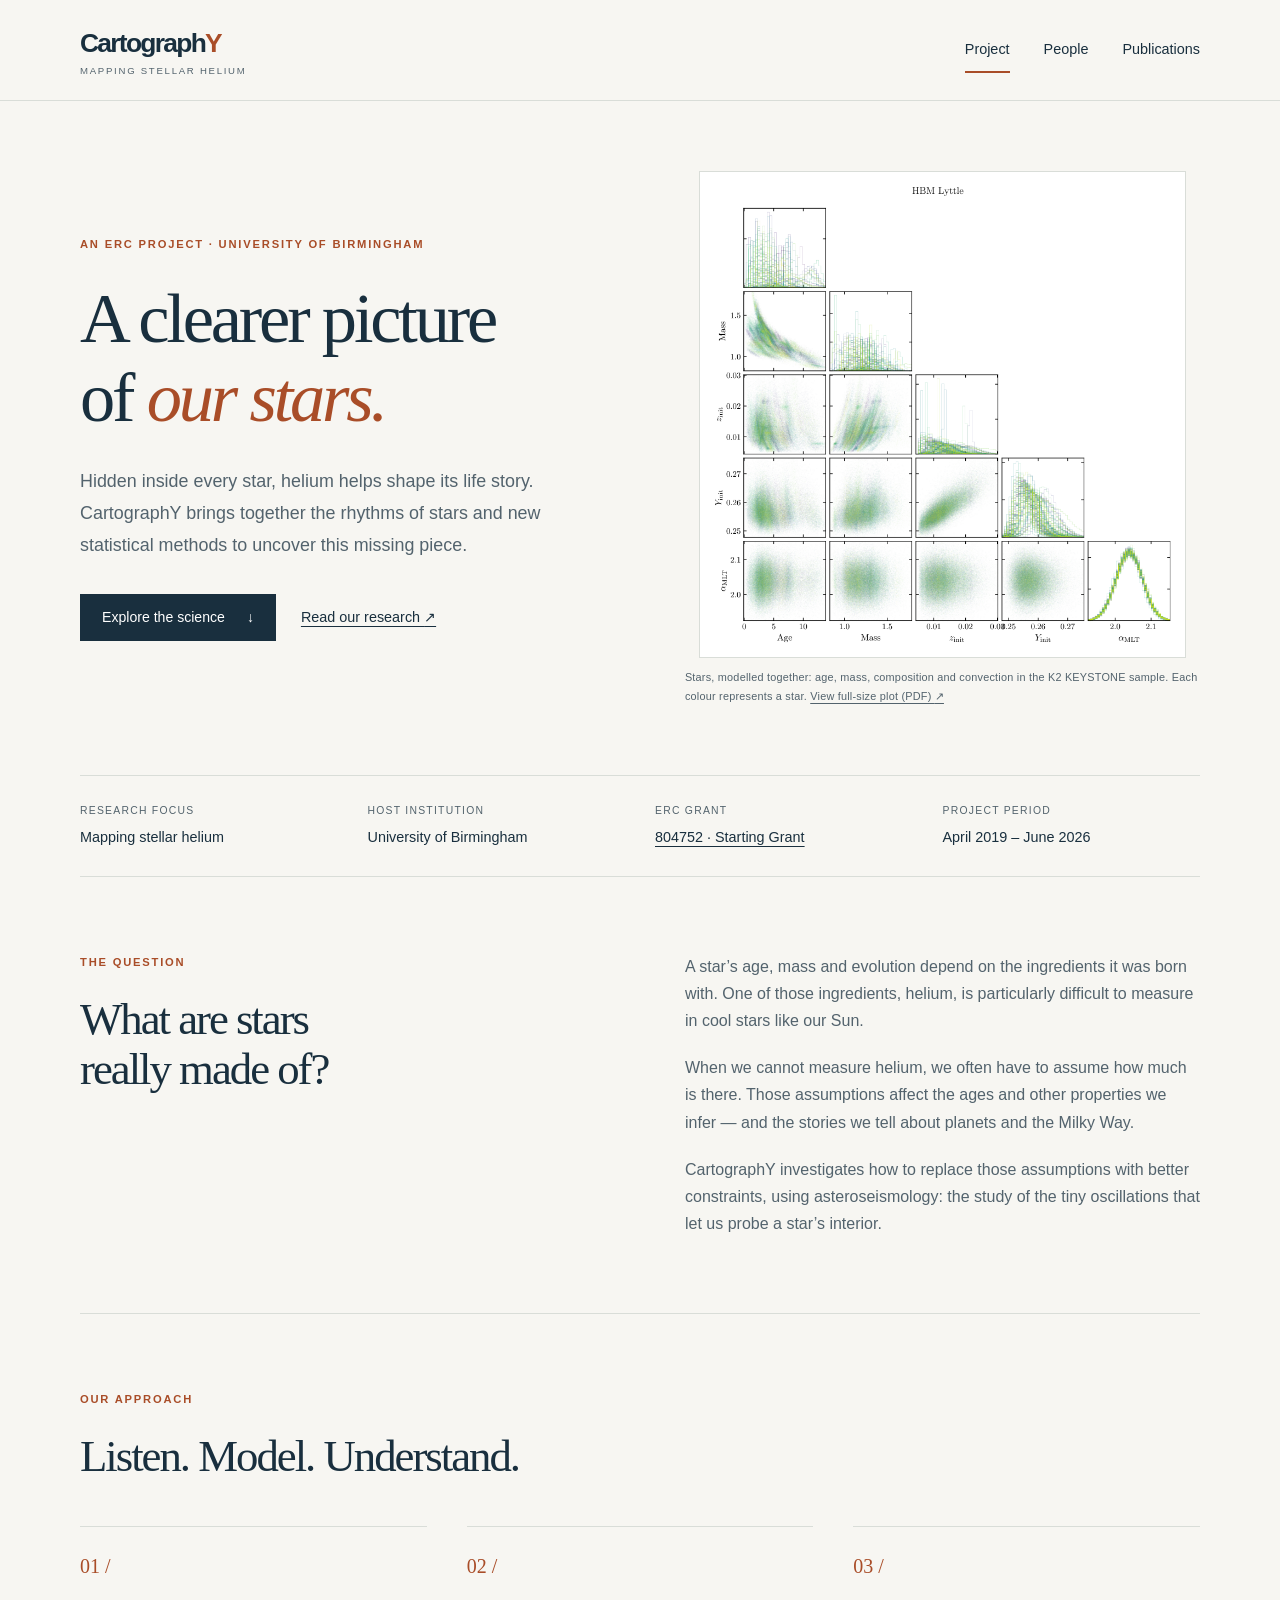
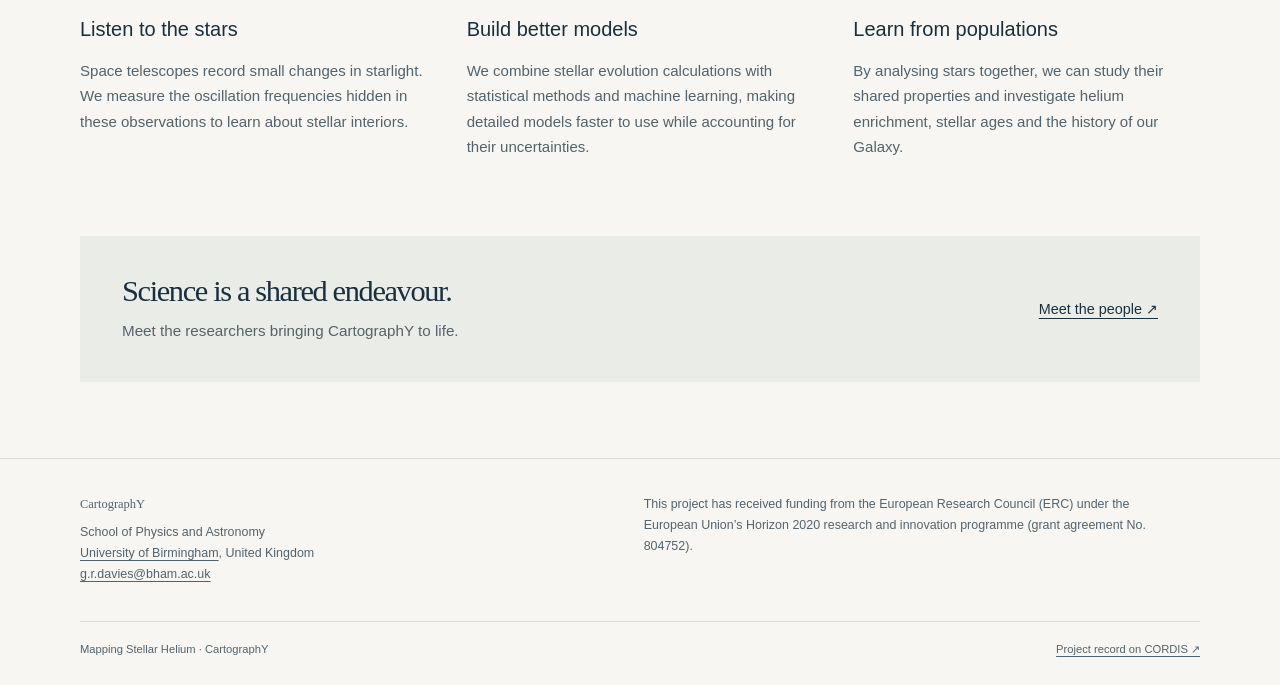
<file: index.html>
<!doctype html>
<html lang="en">
<head>
  <meta charset="utf-8">
  <meta name="viewport" content="width=device-width, initial-scale=1">
  <title>CartographY — Mapping Stellar Helium</title>
  <meta name="description" content="CartographY is an ERC-funded project at the University of Birmingham using stellar oscillations and statistical modelling to understand helium inside stars.">
  <meta name="theme-color" content="#132b3b">
  <link rel="icon" href="assets/favicon.svg" type="image/svg+xml">
  <link rel="stylesheet" href="assets/styles.css?v=5">
</head>
<body>
  <a class="skip-link" href="#main">Skip to content</a>
  <header class="site-header">
    <div class="container header-inner">
      <a class="brand" href="index.html" aria-label="CartographY home">Cartograph<span>Y</span><small>Mapping stellar helium</small></a>
      <nav aria-label="Main navigation"><a href="index.html" aria-current="page">Project</a><a href="people.html">People</a><a href="publications.html">Publications</a></nav>
    </div>
  </header>
  <main id="main" class="container">
    <section class="hero" aria-labelledby="hero-title">
      <div>
        <p class="eyebrow">An ERC project · University of Birmingham</p>
        <h1 id="hero-title">A clearer picture<br>of <em>our stars.</em></h1>
        <p class="lede">Hidden inside every star, helium helps shape its life story. CartographY brings together the rhythms of stars and new statistical methods to uncover this missing piece.</p>
        <div class="actions"><a class="button" href="#science">Explore the science <span aria-hidden="true">↓</span></a><a class="text-link" href="publications.html">Read our research <span aria-hidden="true">↗</span></a></div>
      </div>
      <figure class="star-figure">
        <a href="assets/posterior-corner-lyttle.pdf" aria-label="View the full-size stellar parameter plot (PDF)">
          <img src="assets/posterior-corner-lyttle.png" width="1682" height="1682" alt="Corner plot from the HBM Lyttle model showing linked constraints on stellar age, mass, initial metal and helium abundances, and convection. Each colour represents a star in the K2 KEYSTONE sample.">
        </a>
        <figcaption>Stars, modelled together: age, mass, composition and convection in the K2 KEYSTONE sample. Each colour represents a star. <a href="assets/posterior-corner-lyttle.pdf">View full-size plot (PDF) <span aria-hidden="true">↗</span></a></figcaption>
      </figure>
    </section>
    <dl class="fact-strip" aria-label="Project at a glance">
      <div><dt>Research focus</dt><dd>Mapping stellar helium</dd></div>
      <div><dt>Host institution</dt><dd>University of Birmingham</dd></div>
      <div><dt>ERC grant</dt><dd><a href="https://cordis.europa.eu/project/id/804752">804752 · Starting Grant</a></dd></div>
      <div><dt>Project period</dt><dd>April 2019 – June 2026</dd></div>
    </dl>
    <section id="science" class="section section-grid" aria-labelledby="science-title">
      <div class="section-title"><p class="eyebrow">The question</p><h2 id="science-title">What are stars<br>really made of?</h2></div>
      <div class="section-copy">
        <p>A star’s age, mass and evolution depend on the ingredients it was born with. One of those ingredients, helium, is particularly difficult to measure in cool stars like our Sun.</p>
        <p>When we cannot measure helium, we often have to assume how much is there. Those assumptions affect the ages and other properties we infer — and the stories we tell about planets and the Milky Way.</p>
        <p>CartographY investigates how to replace those assumptions with better constraints, using asteroseismology: the study of the tiny oscillations that let us probe a star’s interior.</p>
      </div>
    </section>
    <section class="section" aria-labelledby="approach-title">
      <p class="eyebrow">Our approach</p><h2 id="approach-title">Listen. Model. Understand.</h2>
      <ol class="research">
        <li><span class="number" aria-hidden="true">01 /</span><h3>Listen to the stars</h3><p>Space telescopes record small changes in starlight. We measure the oscillation frequencies hidden in these observations to learn about stellar interiors.</p></li>
        <li><span class="number" aria-hidden="true">02 /</span><h3>Build better models</h3><p>We combine stellar evolution calculations with statistical methods and machine learning, making detailed models faster to use while accounting for their uncertainties.</p></li>
        <li><span class="number" aria-hidden="true">03 /</span><h3>Learn from populations</h3><p>By analysing stars together, we can study their shared properties and investigate helium enrichment, stellar ages and the history of our Galaxy.</p></li>
      </ol>
    </section>
    <aside class="callout" aria-labelledby="people-link-title"><div><h2 id="people-link-title">Science is a shared endeavour.</h2><p>Meet the researchers bringing CartographY to life.</p></div><a class="text-link" href="people.html">Meet the people <span aria-hidden="true">↗</span></a></aside>
  </main>
  <footer class="site-footer">
    <div class="container">
      <div class="footer-top"><div><p class="footer-heading">CartographY</p><p>School of Physics and Astronomy<br><a href="https://www.birmingham.ac.uk/">University of Birmingham</a>, United Kingdom<br><a href="mailto:g.r.davies@bham.ac.uk">g.r.davies@bham.ac.uk</a></p></div><p class="funding">This project has received funding from the European Research Council (ERC) under the European Union’s Horizon 2020 research and innovation programme (grant agreement No. 804752).</p></div>
      <div class="footer-bottom"><span>Mapping Stellar Helium · CartographY</span><a href="https://cordis.europa.eu/project/id/804752">Project record on CORDIS <span aria-hidden="true">↗</span></a></div>
    </div>
  </footer>
</body>
</html>
</file>
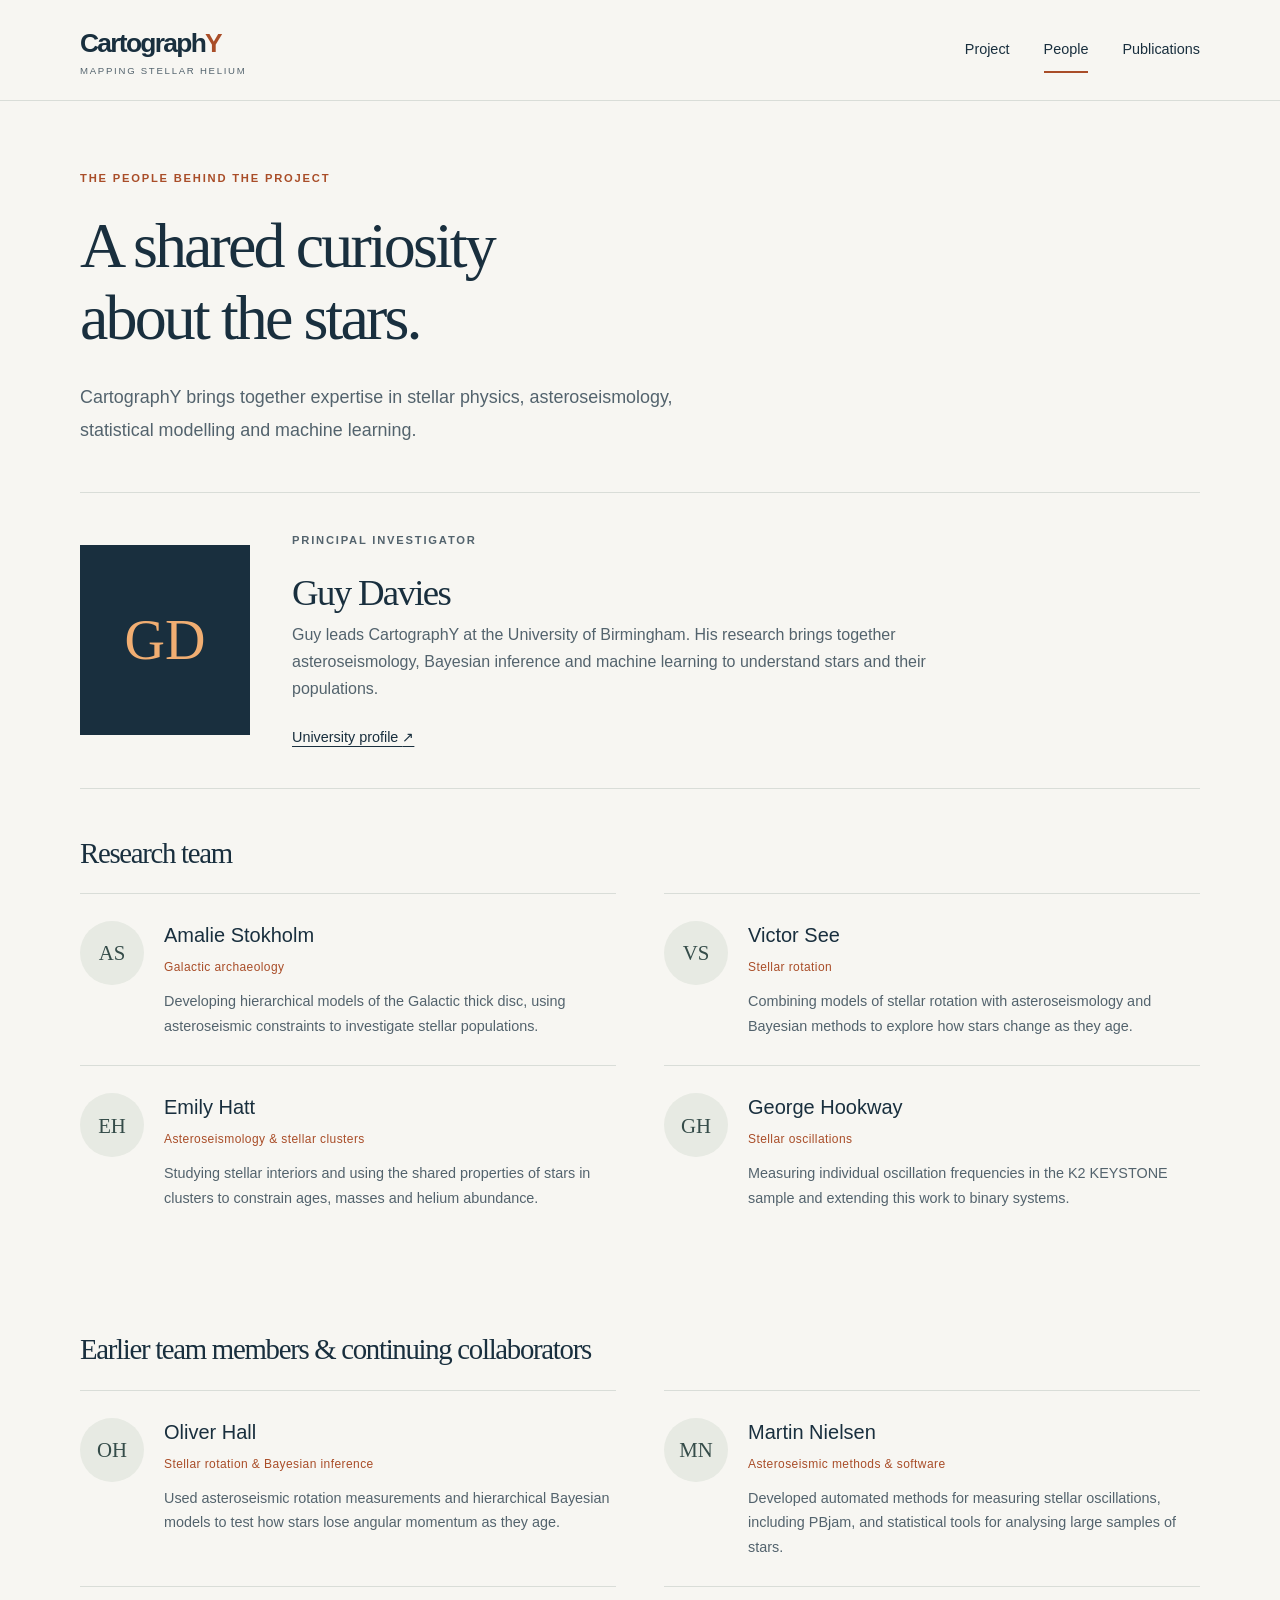
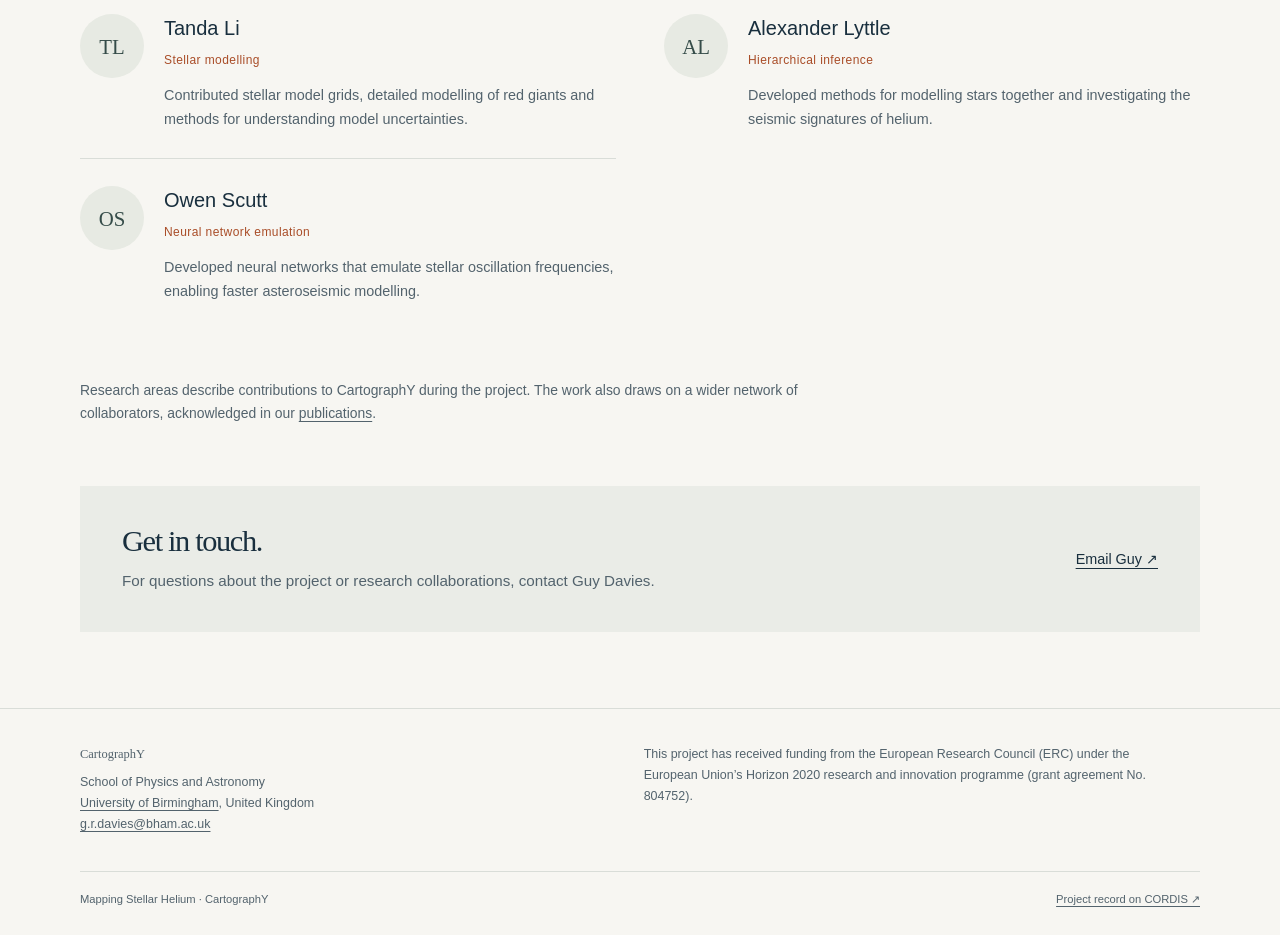
<file: people.html>
<!doctype html>
<html lang="en">
<head>
  <meta charset="utf-8">
  <meta name="viewport" content="width=device-width, initial-scale=1">
  <title>People — CartographY</title>
  <meta name="description" content="Meet the researchers behind CartographY, an ERC-funded stellar astrophysics project led by Guy Davies at the University of Birmingham.">
  <meta name="theme-color" content="#132b3b">
  <link rel="icon" href="assets/favicon.svg" type="image/svg+xml">
  <link rel="stylesheet" href="assets/styles.css?v=5">
</head>
<body>
  <a class="skip-link" href="#main">Skip to content</a>
  <header class="site-header"><div class="container header-inner">
    <a class="brand" href="index.html" aria-label="CartographY home">Cartograph<span>Y</span><small>Mapping stellar helium</small></a>
    <nav aria-label="Main navigation"><a href="index.html">Project</a><a href="people.html" aria-current="page">People</a><a href="publications.html">Publications</a></nav>
  </div></header>
  <main id="main" class="container">
    <div class="page-intro"><p class="eyebrow">The people behind the project</p><h1>A shared curiosity<br>about the stars.</h1><p class="lede">CartographY brings together expertise in stellar physics, asteroseismology, statistical modelling and machine learning.</p></div>
    <article class="person-lead" aria-labelledby="guy-name">
      <div class="monogram" aria-hidden="true">GD</div>
      <div><p class="eyebrow">Principal investigator</p><h2 id="guy-name">Guy Davies</h2><p>Guy leads CartographY at the University of Birmingham. His research brings together asteroseismology, Bayesian inference and machine learning to understand stars and their populations.</p><a class="text-link" href="https://www.birmingham.ac.uk/staff/profiles/physics/davies-guy">University profile <span aria-hidden="true">↗</span></a></div>
    </article>
    <section class="people-section" aria-labelledby="team-title">
      <h2 id="team-title">Research team</h2>
      <div class="people-grid">
        <article class="person"><div class="monogram" aria-hidden="true">AS</div><div><h3>Amalie Stokholm</h3><span class="role">Galactic archaeology</span><p>Developing hierarchical models of the Galactic thick disc, using asteroseismic constraints to investigate stellar populations.</p></div></article>
        <article class="person"><div class="monogram" aria-hidden="true">VS</div><div><h3>Victor See</h3><span class="role">Stellar rotation</span><p>Combining models of stellar rotation with asteroseismology and Bayesian methods to explore how stars change as they age.</p></div></article>
        <article class="person"><div class="monogram" aria-hidden="true">EH</div><div><h3>Emily Hatt</h3><span class="role">Asteroseismology &amp; stellar clusters</span><p>Studying stellar interiors and using the shared properties of stars in clusters to constrain ages, masses and helium abundance.</p></div></article>
        <article class="person"><div class="monogram" aria-hidden="true">GH</div><div><h3>George Hookway</h3><span class="role">Stellar oscillations</span><p>Measuring individual oscillation frequencies in the K2 KEYSTONE sample and extending this work to binary systems.</p></div></article>
      </div>
    </section>
    <section class="people-section" aria-labelledby="contributors-title">
      <h2 id="contributors-title">Earlier team members &amp; continuing collaborators</h2>
      <div class="people-grid">
        <article class="person"><div class="monogram" aria-hidden="true">OH</div><div><h3>Oliver Hall</h3><span class="role">Stellar rotation &amp; Bayesian inference</span><p>Used asteroseismic rotation measurements and hierarchical Bayesian models to test how stars lose angular momentum as they age.</p></div></article>
        <article class="person"><div class="monogram" aria-hidden="true">MN</div><div><h3>Martin Nielsen</h3><span class="role">Asteroseismic methods &amp; software</span><p>Developed automated methods for measuring stellar oscillations, including PBjam, and statistical tools for analysing large samples of stars.</p></div></article>
        <article class="person"><div class="monogram" aria-hidden="true">TL</div><div><h3>Tanda Li</h3><span class="role">Stellar modelling</span><p>Contributed stellar model grids, detailed modelling of red giants and methods for understanding model uncertainties.</p></div></article>
        <article class="person"><div class="monogram" aria-hidden="true">AL</div><div><h3>Alexander Lyttle</h3><span class="role">Hierarchical inference</span><p>Developed methods for modelling stars together and investigating the seismic signatures of helium.</p></div></article>
        <article class="person"><div class="monogram" aria-hidden="true">OS</div><div><h3>Owen Scutt</h3><span class="role">Neural network emulation</span><p>Developed neural networks that emulate stellar oscillation frequencies, enabling faster asteroseismic modelling.</p></div></article>
      </div>
    </section>
    <p class="people-note">Research areas describe contributions to CartographY during the project. The work also draws on a wider network of collaborators, acknowledged in our <a href="publications.html">publications</a>.</p>
    <aside class="callout" aria-labelledby="contact-title"><div><h2 id="contact-title">Get in touch.</h2><p>For questions about the project or research collaborations, contact Guy Davies.</p></div><a class="text-link" href="mailto:g.r.davies@bham.ac.uk">Email Guy <span aria-hidden="true">↗</span></a></aside>
  </main>
  <footer class="site-footer"><div class="container">
    <div class="footer-top"><div><p class="footer-heading">CartographY</p><p>School of Physics and Astronomy<br><a href="https://www.birmingham.ac.uk/">University of Birmingham</a>, United Kingdom<br><a href="mailto:g.r.davies@bham.ac.uk">g.r.davies@bham.ac.uk</a></p></div><p class="funding">This project has received funding from the European Research Council (ERC) under the European Union’s Horizon 2020 research and innovation programme (grant agreement No. 804752).</p></div>
    <div class="footer-bottom"><span>Mapping Stellar Helium · CartographY</span><a href="https://cordis.europa.eu/project/id/804752">Project record on CORDIS <span aria-hidden="true">↗</span></a></div>
  </div></footer>
</body>
</html>
</file>
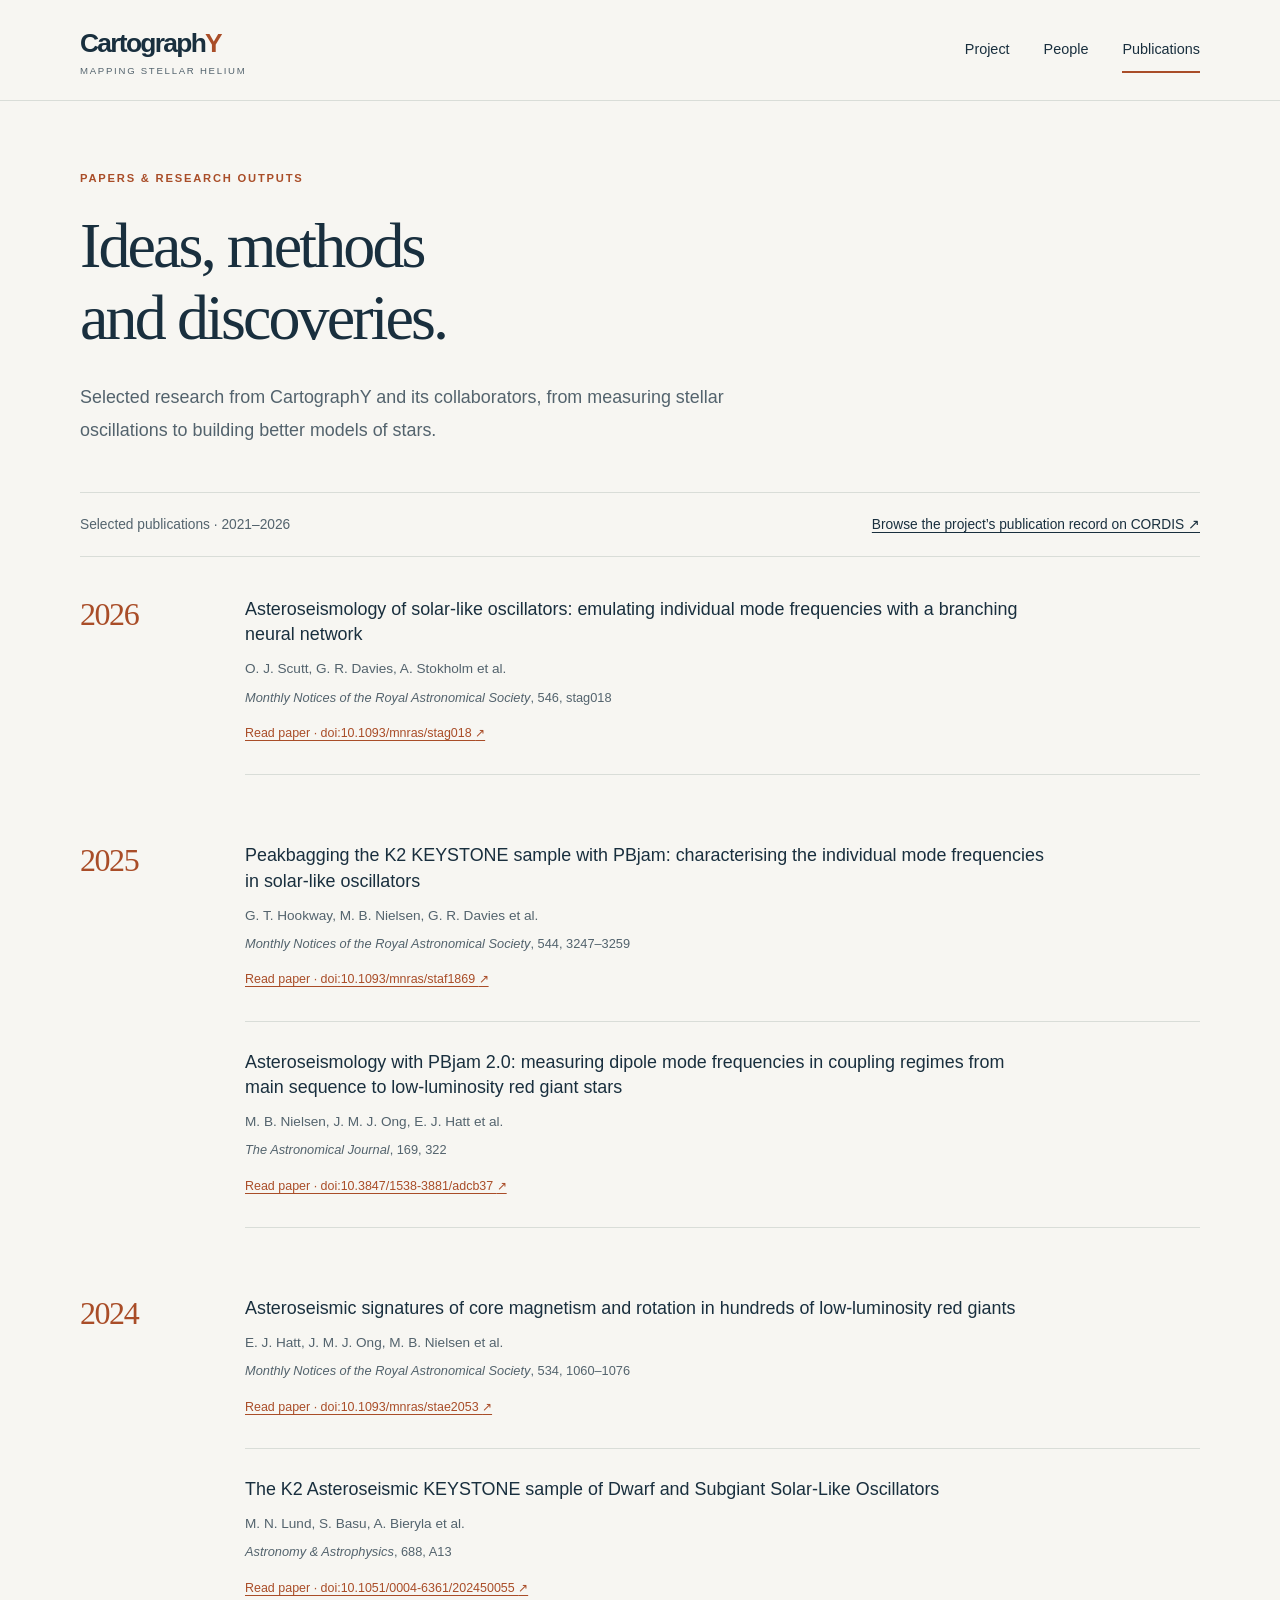
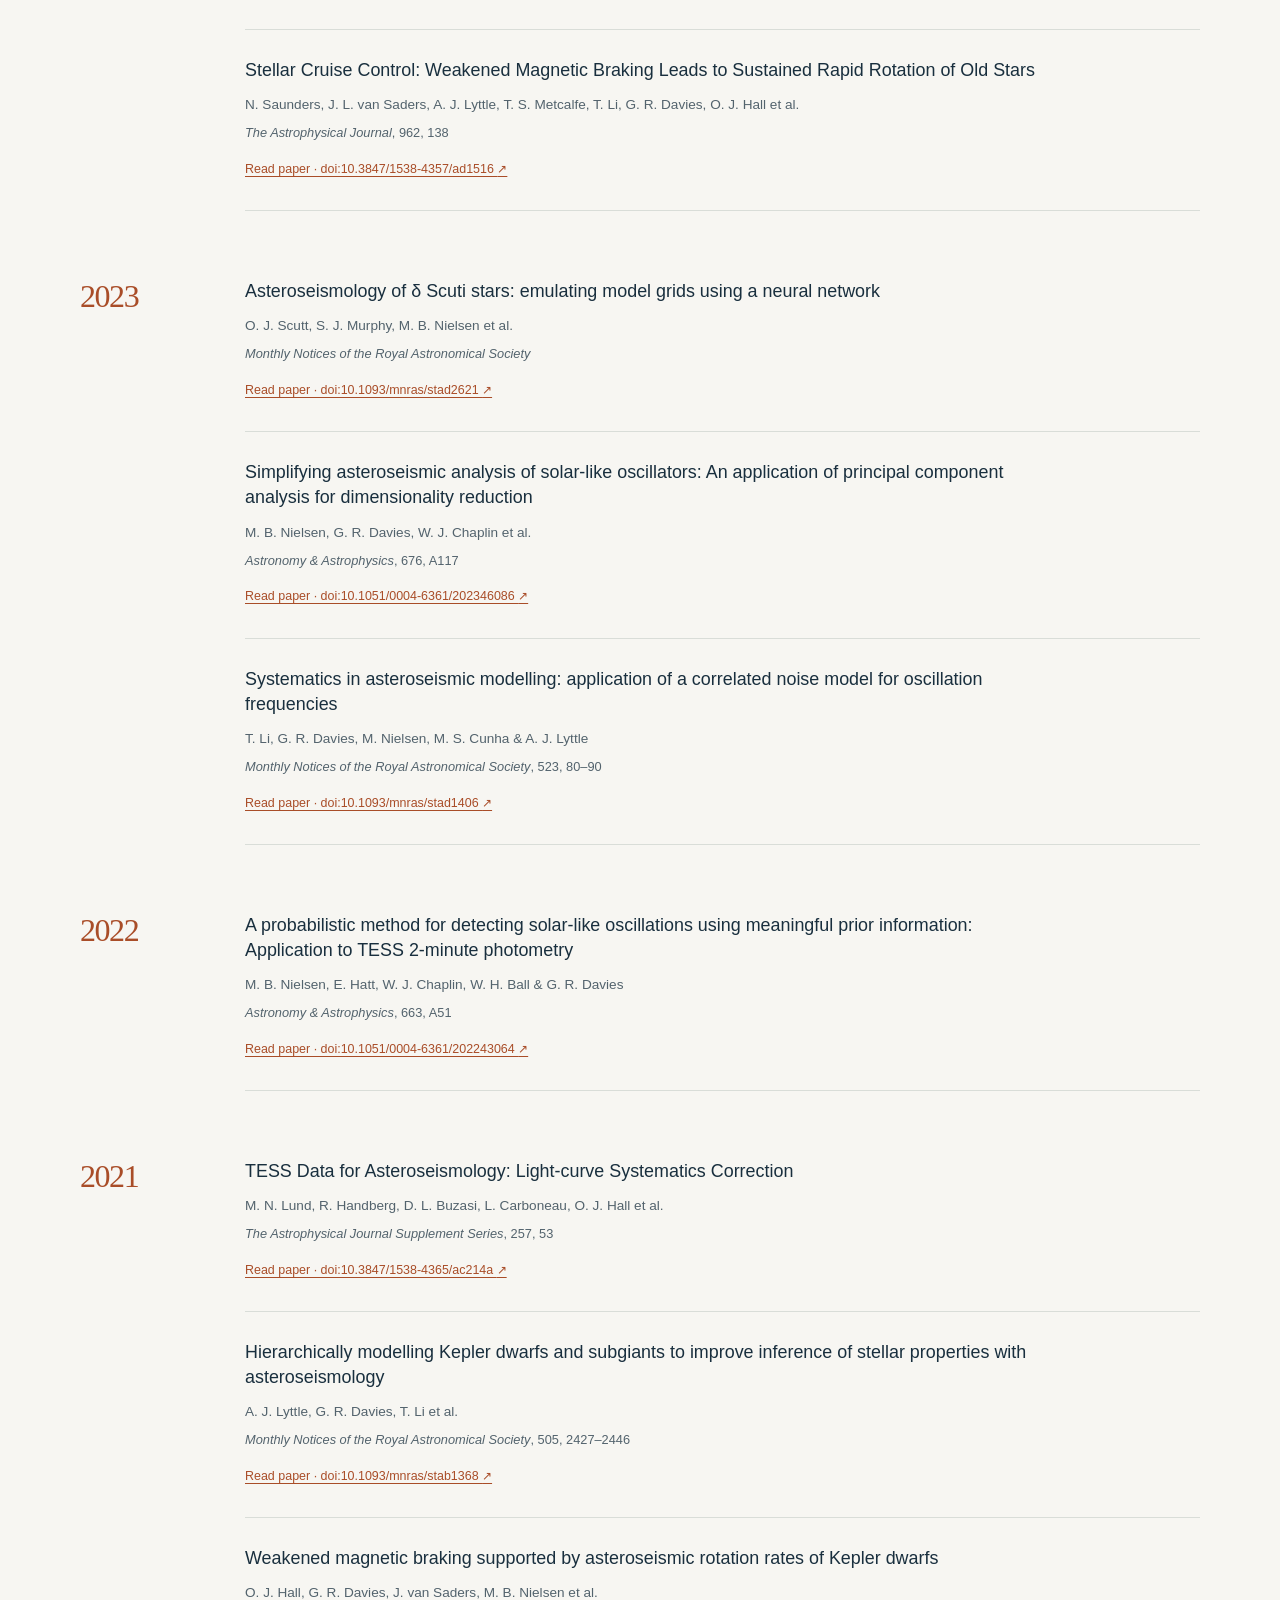
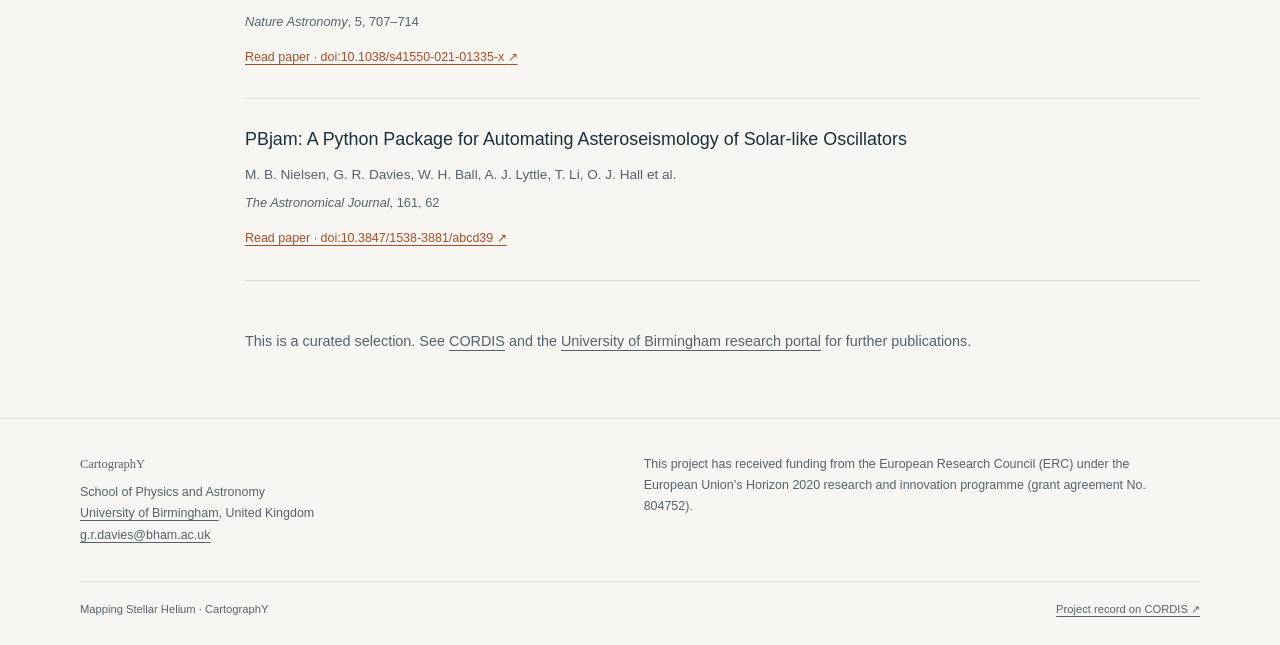
<file: publications.html>
<!doctype html>
<html lang="en">
<head>
  <meta charset="utf-8">
  <meta name="viewport" content="width=device-width, initial-scale=1">
  <title>Publications — CartographY</title>
  <meta name="description" content="Selected CartographY research publications on asteroseismology, stellar modelling, helium inference and machine learning, with links to the papers.">
  <meta name="theme-color" content="#132b3b">
  <link rel="icon" href="assets/favicon.svg" type="image/svg+xml">
  <link rel="stylesheet" href="assets/styles.css?v=5">
</head>
<body>
  <a class="skip-link" href="#main">Skip to content</a>
  <header class="site-header"><div class="container header-inner">
    <a class="brand" href="index.html" aria-label="CartographY home">Cartograph<span>Y</span><small>Mapping stellar helium</small></a>
    <nav aria-label="Main navigation"><a href="index.html">Project</a><a href="people.html">People</a><a href="publications.html" aria-current="page">Publications</a></nav>
  </div></header>
  <main id="main" class="container">
    <div class="page-intro"><p class="eyebrow">Papers &amp; research outputs</p><h1>Ideas, methods<br>and discoveries.</h1><p class="lede">Selected research from CartographY and its collaborators, from measuring stellar oscillations to building better models of stars.</p></div>
    <div class="publication-intro"><p>Selected publications · 2021–2026</p><a href="https://cordis.europa.eu/project/id/804752/results">Browse the project’s publication record on CORDIS <span aria-hidden="true">↗</span></a></div>
    <section class="publication-year" aria-labelledby="year-2026"><h2 id="year-2026">2026</h2><ol class="publication-list">
      <li class="publication"><h3><a href="https://doi.org/10.1093/mnras/stag018">Asteroseismology of solar-like oscillators: emulating individual mode frequencies with a branching neural network</a></h3><p class="authors">O. J. Scutt, G. R. Davies, A. Stokholm et al.</p><p class="journal"><cite>Monthly Notices of the Royal Astronomical Society</cite>, 546, stag018</p><a class="doi" href="https://doi.org/10.1093/mnras/stag018">Read paper · doi:10.1093/mnras/stag018 <span aria-hidden="true">↗</span></a></li>
    </ol></section>
    <section class="publication-year" aria-labelledby="year-2025"><h2 id="year-2025">2025</h2><ol class="publication-list">
      <li class="publication"><h3><a href="https://doi.org/10.1093/mnras/staf1869">Peakbagging the K2 KEYSTONE sample with PBjam: characterising the individual mode frequencies in solar-like oscillators</a></h3><p class="authors">G. T. Hookway, M. B. Nielsen, G. R. Davies et al.</p><p class="journal"><cite>Monthly Notices of the Royal Astronomical Society</cite>, 544, 3247–3259</p><a class="doi" href="https://doi.org/10.1093/mnras/staf1869">Read paper · doi:10.1093/mnras/staf1869 <span aria-hidden="true">↗</span></a></li>
      <li class="publication"><h3><a href="https://doi.org/10.3847/1538-3881/adcb37">Asteroseismology with PBjam 2.0: measuring dipole mode frequencies in coupling regimes from main sequence to low-luminosity red giant stars</a></h3><p class="authors">M. B. Nielsen, J. M. J. Ong, E. J. Hatt et al.</p><p class="journal"><cite>The Astronomical Journal</cite>, 169, 322</p><a class="doi" href="https://doi.org/10.3847/1538-3881/adcb37">Read paper · doi:10.3847/1538-3881/adcb37 <span aria-hidden="true">↗</span></a></li>
    </ol></section>
    <section class="publication-year" aria-labelledby="year-2024"><h2 id="year-2024">2024</h2><ol class="publication-list">
      <li class="publication"><h3><a href="https://doi.org/10.1093/mnras/stae2053">Asteroseismic signatures of core magnetism and rotation in hundreds of low-luminosity red giants</a></h3><p class="authors">E. J. Hatt, J. M. J. Ong, M. B. Nielsen et al.</p><p class="journal"><cite>Monthly Notices of the Royal Astronomical Society</cite>, 534, 1060–1076</p><a class="doi" href="https://doi.org/10.1093/mnras/stae2053">Read paper · doi:10.1093/mnras/stae2053 <span aria-hidden="true">↗</span></a></li>
      <li class="publication"><h3><a href="https://doi.org/10.1051/0004-6361/202450055">The K2 Asteroseismic KEYSTONE sample of Dwarf and Subgiant Solar-Like Oscillators</a></h3><p class="authors">M. N. Lund, S. Basu, A. Bieryla et al.</p><p class="journal"><cite>Astronomy &amp; Astrophysics</cite>, 688, A13</p><a class="doi" href="https://doi.org/10.1051/0004-6361/202450055">Read paper · doi:10.1051/0004-6361/202450055 <span aria-hidden="true">↗</span></a></li>
      <li class="publication"><h3><a href="https://doi.org/10.3847/1538-4357/ad1516">Stellar Cruise Control: Weakened Magnetic Braking Leads to Sustained Rapid Rotation of Old Stars</a></h3><p class="authors">N. Saunders, J. L. van Saders, A. J. Lyttle, T. S. Metcalfe, T. Li, G. R. Davies, O. J. Hall et al.</p><p class="journal"><cite>The Astrophysical Journal</cite>, 962, 138</p><a class="doi" href="https://doi.org/10.3847/1538-4357/ad1516">Read paper · doi:10.3847/1538-4357/ad1516 <span aria-hidden="true">↗</span></a></li>
    </ol></section>
    <section class="publication-year" aria-labelledby="year-2023"><h2 id="year-2023">2023</h2><ol class="publication-list">
      <li class="publication"><h3><a href="https://doi.org/10.1093/mnras/stad2621">Asteroseismology of δ Scuti stars: emulating model grids using a neural network</a></h3><p class="authors">O. J. Scutt, S. J. Murphy, M. B. Nielsen et al.</p><p class="journal"><cite>Monthly Notices of the Royal Astronomical Society</cite></p><a class="doi" href="https://doi.org/10.1093/mnras/stad2621">Read paper · doi:10.1093/mnras/stad2621 <span aria-hidden="true">↗</span></a></li>
      <li class="publication"><h3><a href="https://doi.org/10.1051/0004-6361/202346086">Simplifying asteroseismic analysis of solar-like oscillators: An application of principal component analysis for dimensionality reduction</a></h3><p class="authors">M. B. Nielsen, G. R. Davies, W. J. Chaplin et al.</p><p class="journal"><cite>Astronomy &amp; Astrophysics</cite>, 676, A117</p><a class="doi" href="https://doi.org/10.1051/0004-6361/202346086">Read paper · doi:10.1051/0004-6361/202346086 <span aria-hidden="true">↗</span></a></li>
      <li class="publication"><h3><a href="https://doi.org/10.1093/mnras/stad1406">Systematics in asteroseismic modelling: application of a correlated noise model for oscillation frequencies</a></h3><p class="authors">T. Li, G. R. Davies, M. Nielsen, M. S. Cunha &amp; A. J. Lyttle</p><p class="journal"><cite>Monthly Notices of the Royal Astronomical Society</cite>, 523, 80–90</p><a class="doi" href="https://doi.org/10.1093/mnras/stad1406">Read paper · doi:10.1093/mnras/stad1406 <span aria-hidden="true">↗</span></a></li>
    </ol></section>
    <section class="publication-year" aria-labelledby="year-2022"><h2 id="year-2022">2022</h2><ol class="publication-list">
      <li class="publication"><h3><a href="https://doi.org/10.1051/0004-6361/202243064">A probabilistic method for detecting solar-like oscillations using meaningful prior information: Application to TESS 2-minute photometry</a></h3><p class="authors">M. B. Nielsen, E. Hatt, W. J. Chaplin, W. H. Ball &amp; G. R. Davies</p><p class="journal"><cite>Astronomy &amp; Astrophysics</cite>, 663, A51</p><a class="doi" href="https://doi.org/10.1051/0004-6361/202243064">Read paper · doi:10.1051/0004-6361/202243064 <span aria-hidden="true">↗</span></a></li>
    </ol></section>
    <section class="publication-year" aria-labelledby="year-2021"><h2 id="year-2021">2021</h2><ol class="publication-list">
      <li class="publication"><h3><a href="https://doi.org/10.3847/1538-4365/ac214a">TESS Data for Asteroseismology: Light-curve Systematics Correction</a></h3><p class="authors">M. N. Lund, R. Handberg, D. L. Buzasi, L. Carboneau, O. J. Hall et al.</p><p class="journal"><cite>The Astrophysical Journal Supplement Series</cite>, 257, 53</p><a class="doi" href="https://doi.org/10.3847/1538-4365/ac214a">Read paper · doi:10.3847/1538-4365/ac214a <span aria-hidden="true">↗</span></a></li>
      <li class="publication"><h3><a href="https://doi.org/10.1093/mnras/stab1368">Hierarchically modelling Kepler dwarfs and subgiants to improve inference of stellar properties with asteroseismology</a></h3><p class="authors">A. J. Lyttle, G. R. Davies, T. Li et al.</p><p class="journal"><cite>Monthly Notices of the Royal Astronomical Society</cite>, 505, 2427–2446</p><a class="doi" href="https://doi.org/10.1093/mnras/stab1368">Read paper · doi:10.1093/mnras/stab1368 <span aria-hidden="true">↗</span></a></li>
      <li class="publication"><h3><a href="https://doi.org/10.1038/s41550-021-01335-x">Weakened magnetic braking supported by asteroseismic rotation rates of Kepler dwarfs</a></h3><p class="authors">O. J. Hall, G. R. Davies, J. van Saders, M. B. Nielsen et al.</p><p class="journal"><cite>Nature Astronomy</cite>, 5, 707–714</p><a class="doi" href="https://doi.org/10.1038/s41550-021-01335-x">Read paper · doi:10.1038/s41550-021-01335-x <span aria-hidden="true">↗</span></a></li>
      <li class="publication"><h3><a href="https://doi.org/10.3847/1538-3881/abcd39">PBjam: A Python Package for Automating Asteroseismology of Solar-like Oscillators</a></h3><p class="authors">M. B. Nielsen, G. R. Davies, W. H. Ball, A. J. Lyttle, T. Li, O. J. Hall et al.</p><p class="journal"><cite>The Astronomical Journal</cite>, 161, 62</p><a class="doi" href="https://doi.org/10.3847/1538-3881/abcd39">Read paper · doi:10.3847/1538-3881/abcd39 <span aria-hidden="true">↗</span></a></li>
    </ol></section>
    <p class="publication-end">This is a curated selection. See <a href="https://cordis.europa.eu/project/id/804752/results">CORDIS</a> and the <a href="https://research.birmingham.ac.uk/en/persons/guy-davies/publications/">University of Birmingham research portal</a> for further publications.</p>
  </main>
  <footer class="site-footer"><div class="container">
    <div class="footer-top"><div><p class="footer-heading">CartographY</p><p>School of Physics and Astronomy<br><a href="https://www.birmingham.ac.uk/">University of Birmingham</a>, United Kingdom<br><a href="mailto:g.r.davies@bham.ac.uk">g.r.davies@bham.ac.uk</a></p></div><p class="funding">This project has received funding from the European Research Council (ERC) under the European Union’s Horizon 2020 research and innovation programme (grant agreement No. 804752).</p></div>
    <div class="footer-bottom"><span>Mapping Stellar Helium · CartographY</span><a href="https://cordis.europa.eu/project/id/804752">Project record on CORDIS <span aria-hidden="true">↗</span></a></div>
  </div></footer>
</body>
</html>
</file>
<file: assets/styles.css>
:root {
  color-scheme: light;
  --paper: #f7f6f2;
  --ink: #192f3e;
  --muted: #53636d;
  --line: #d9ddd8;
  --accent: #a94d28;
  --peach: #f1ae72;
  --serif: Georgia, 'Times New Roman', serif;
  --sans: -apple-system, BlinkMacSystemFont, 'Segoe UI', sans-serif;
}
* { box-sizing: border-box; }
body { margin: 0; background: var(--paper); color: var(--ink); font: 1rem/1.7 var(--sans); }
a { color: inherit; text-underline-offset: .25em; }
a:hover { color: var(--accent); }
a:focus-visible { outline: 3px solid var(--accent); outline-offset: 5px; }
::selection { background: #f3d4b9; color: var(--ink); }
svg { display: block; max-width: 100%; }
.container { width: min(1120px, calc(100% - 64px)); margin-inline: auto; }
.skip-link { position: absolute; top: -100px; left: 20px; padding: 10px 20px; background: white; z-index: 10; }
.skip-link:focus { top: 12px; }
.site-header { border-bottom: 1px solid var(--line); }
.header-inner { min-height: 100px; display: flex; align-items: center; justify-content: space-between; gap: 28px; }
.brand { text-decoration: none; font-size: 1.65rem; font-weight: 650; letter-spacing: -.065em; white-space: nowrap; }
.brand span { color: var(--accent); }
.brand small { display: block; color: var(--muted); font-size: .6rem; letter-spacing: .18em; font-weight: 500; text-transform: uppercase; margin-top: -3px; }
nav { display: flex; gap: 34px; }
nav a { text-decoration: none; font-size: .9rem; padding-block: 10px; border-bottom: 2px solid transparent; }
nav a[aria-current='page'] { border-color: var(--accent); }
.eyebrow { font-size: .7rem; font-weight: 650; letter-spacing: .16em; text-transform: uppercase; color: var(--accent); margin: 0 0 22px; }
h1, h2, h3, p { margin-top: 0; }
h1, h2, h3 { font-weight: 400; line-height: 1.12; }
h1, h2 { font-family: var(--serif); letter-spacing: -.045em; }
h1 { font-size: clamp(3rem, 5.5vw, 4.8rem); margin-bottom: 28px; }
h2 { font-size: clamp(2rem, 3.5vw, 3rem); margin-bottom: 24px; }
h3 { font-size: 1.25rem; line-height: 1.4; }
p { margin-bottom: 20px; }
.lede { color: var(--muted); font-size: 1.12rem; line-height: 1.8; max-width: 650px; }
.hero { padding-block: 70px; display: grid; grid-template-columns: 1.05fr 1fr; align-items: center; gap: 64px; }
.hero h1 em { color: var(--accent); font-weight: 400; }
.hero .lede { max-width: 470px; }
.hero .eyebrow { margin-bottom: 25px; }
.actions { display: flex; gap: 25px; align-items: center; flex-wrap: wrap; margin-top: 32px; }
.button { display: inline-flex; align-items: center; gap: 22px; background: var(--ink); color: white; padding: 12px 22px; text-decoration: none; font-size: .88rem; }
.button:hover { background: #2d485a; color: white; }
.text-link { font-size: .9rem; }
.star-figure { margin: 0; }
.star-figure > a { display: block; width: 94.64%; margin-inline: auto; padding: 12px; border: 1px solid var(--line); background: white; }
.star-figure img { display: block; width: 100%; height: auto; }
figcaption { color: var(--muted); font-size: .68rem; padding-top: 10px; letter-spacing: .02em; }
.fact-strip { display: grid; grid-template-columns: repeat(4, 1fr); border-block: 1px solid var(--line); padding-block: 26px; margin: 0; gap: 30px; }
.fact-strip dt { font-size: .65rem; text-transform: uppercase; letter-spacing: .12em; color: var(--muted); margin-bottom: 5px; }
.fact-strip dd { margin: 0; font-size: .9rem; }
.section { padding-block: 76px; }
.section + .section { border-top: 1px solid var(--line); }
.section-grid { display: grid; grid-template-columns: 1fr 1fr; gap: 90px; }
.section-copy p { color: var(--muted); }
.section-copy p:last-child { margin-bottom: 0; }
.section-title { max-width: 390px; }
.research { display: grid; grid-template-columns: repeat(3, 1fr); gap: 40px; list-style: none; padding: 20px 0 0; margin: 0; }
.research li { border-top: 1px solid var(--line); padding-top: 22px; }
.research .number { font-family: var(--serif); font-size: 1.25rem; color: var(--accent); display: block; margin-bottom: 32px; }
.research h3 { margin-bottom: 15px; }
.research p { color: var(--muted); font-size: .94rem; margin: 0; }
.callout { background: #eaece7; padding: 38px 42px; display: flex; align-items: center; justify-content: space-between; gap: 30px; margin-bottom: 76px; }
.callout h2 { font-size: 1.9rem; margin-bottom: 10px; }
.callout p { color: var(--muted); margin: 0; font-size: .95rem; }
.callout a { white-space: nowrap; }
.page-intro { padding-block: 68px 46px; max-width: 760px; }
.page-intro h1 { font-size: clamp(3rem, 5vw, 4.3rem); }
.page-intro .lede { margin-bottom: 0; }
.person-lead { display: grid; grid-template-columns: 170px 1fr; gap: 42px; align-items: center; border-block: 1px solid var(--line); padding-block: 38px; }
.monogram { display: grid; place-items: center; font-family: var(--serif); background: #e7eae3; border-radius: 50%; width: 64px; height: 64px; font-size: 1.3rem; color: #354c49; }
.person-lead .monogram { border-radius: 0; width: 170px; height: 190px; background: var(--ink); color: var(--peach); font-size: 3.5rem; }
.person-lead h2 { font-size: 2.3rem; margin-bottom: 8px; }
.person-lead p { color: var(--muted); max-width: 650px; }
.role { color: var(--accent); font-size: .75rem; letter-spacing: .035em; }
.people-section { padding-block: 48px; }
.people-section h2 { font-size: 1.8rem; }
.people-grid { display: grid; grid-template-columns: 1fr 1fr; gap: 0 48px; }
.person { display: grid; grid-template-columns: 64px 1fr; gap: 20px; padding-block: 27px; border-top: 1px solid var(--line); }
.person h3 { margin-bottom: 3px; }
.person p { font-size: .9rem; color: var(--muted); margin: 10px 0 0; }
.people-note { font-size: .87rem; color: var(--muted); margin-bottom: 60px; max-width: 760px; }
.publication-intro { display: flex; gap: 30px; justify-content: space-between; align-items: baseline; border-block: 1px solid var(--line); padding-block: 20px; }
.publication-intro p { margin: 0; color: var(--muted); font-size: .86rem; }
.publication-intro a { font-size: .86rem; }
.publication-year { display: grid; grid-template-columns: 140px 1fr; gap: 25px; padding-top: 40px; }
.publication-year > h2 { font-size: 2rem; color: var(--accent); }
.publication-list { list-style: none; padding: 0; margin: 0; }
.publication { padding-bottom: 29px; margin-bottom: 28px; border-bottom: 1px solid var(--line); }
.publication h3 { font-size: 1.12rem; margin-bottom: 10px; max-width: 800px; }
.publication h3 a { text-decoration: none; }
.publication h3 a:hover { text-decoration: underline; }
.publication .authors { color: var(--muted); font-size: .85rem; margin-bottom: 6px; }
.publication .journal { color: var(--muted); font-size: .8rem; margin-bottom: 10px; }
.doi { color: var(--accent); font-size: .78rem; overflow-wrap: anywhere; }
.publication-end { margin: 20px 0 65px 165px; font-size: .9rem; color: var(--muted); }
.site-footer { border-top: 1px solid var(--line); padding-block: 35px 26px; }
.footer-top { display: grid; grid-template-columns: 1fr 1.2fr; gap: 100px; }
.footer-heading { font-family: var(--serif); font-size: 1.4rem; margin-bottom: 7px; }
.site-footer p, .site-footer a { font-size: .78rem; }
.site-footer p { color: var(--muted); }
.funding { max-width: 520px; }
.footer-bottom { display: flex; justify-content: space-between; gap: 20px; border-top: 1px solid var(--line); margin-top: 15px; padding-top: 18px; color: var(--muted); font-size: .7rem; }
.footer-bottom a { font-size: inherit; }
@media (max-width: 900px) {
  .hero { gap: 32px; padding-block: 50px; }
  .hero h1 { font-size: 3.4rem; }
  .section-grid { gap: 40px; }
  .footer-top { gap: 40px; }
}
@media (max-width: 650px) {
  .container { width: calc(100% - 36px); }
  .header-inner { min-height: 100px; gap: 13px; flex-wrap: wrap; padding-block: 18px 9px; }
  .brand { font-size: 1.5rem; }
  .brand small { font-size: .53rem; }
  nav { gap: 22px; }
  nav a { font-size: .83rem; }
  .hero { grid-template-columns: 1fr; padding-block: 45px 30px; gap: 35px; }
  .hero h1 { font-size: clamp(3rem, 11vw, 4rem); }
  .hero .lede { max-width: none; }
  .star-figure { max-width: 450px; }
  .fact-strip { grid-template-columns: 1fr 1fr; gap: 22px 15px; }
  .section { padding-block: 48px; }
  .section-grid, .research, .people-grid, .footer-top { grid-template-columns: 1fr; gap: 25px; }
  .research { gap: 28px; padding-top: 10px; }
  .research .number { margin-bottom: 14px; }
  .callout { padding: 28px 24px; margin-bottom: 48px; align-items: start; flex-direction: column; gap: 18px; }
  .page-intro { padding-block: 45px 35px; }
  .person-lead { grid-template-columns: 1fr; gap: 25px; }
  .person-lead .monogram { width: 95px; height: 95px; font-size: 2rem; }
  .people-grid { gap: 0; }
  .people-section { padding-block: 35px; }
  .publication-intro { align-items: start; flex-direction: column; gap: 10px; }
  .publication-year { grid-template-columns: 1fr; gap: 0; padding-top: 28px; }
  .publication-year > h2 { font-size: 1.65rem; }
  .publication-end { margin-left: 0; }
  .footer-top { gap: 12px; }
  .footer-bottom { flex-direction: column; gap: 8px; }
}
@media (prefers-reduced-motion: no-preference) {
  a { transition: color .15s ease, background-color .15s ease; }
}
</file>
